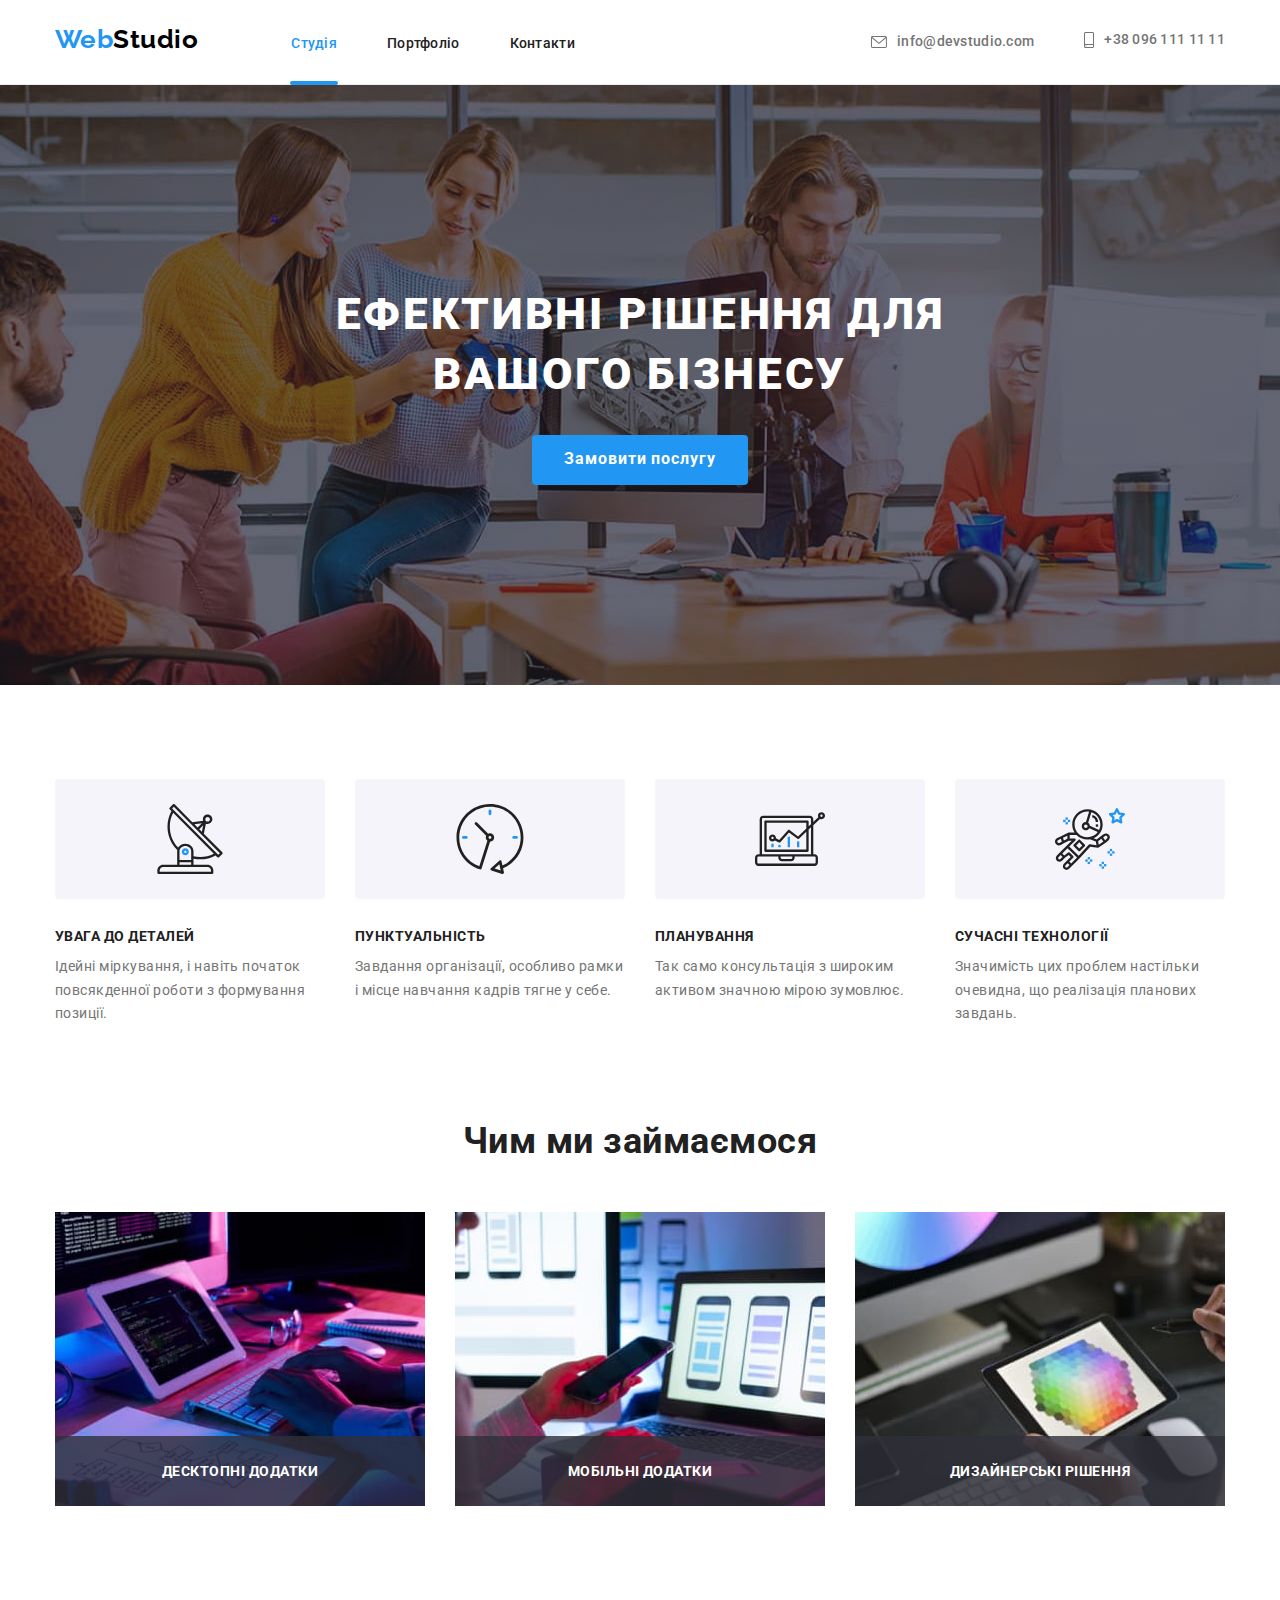
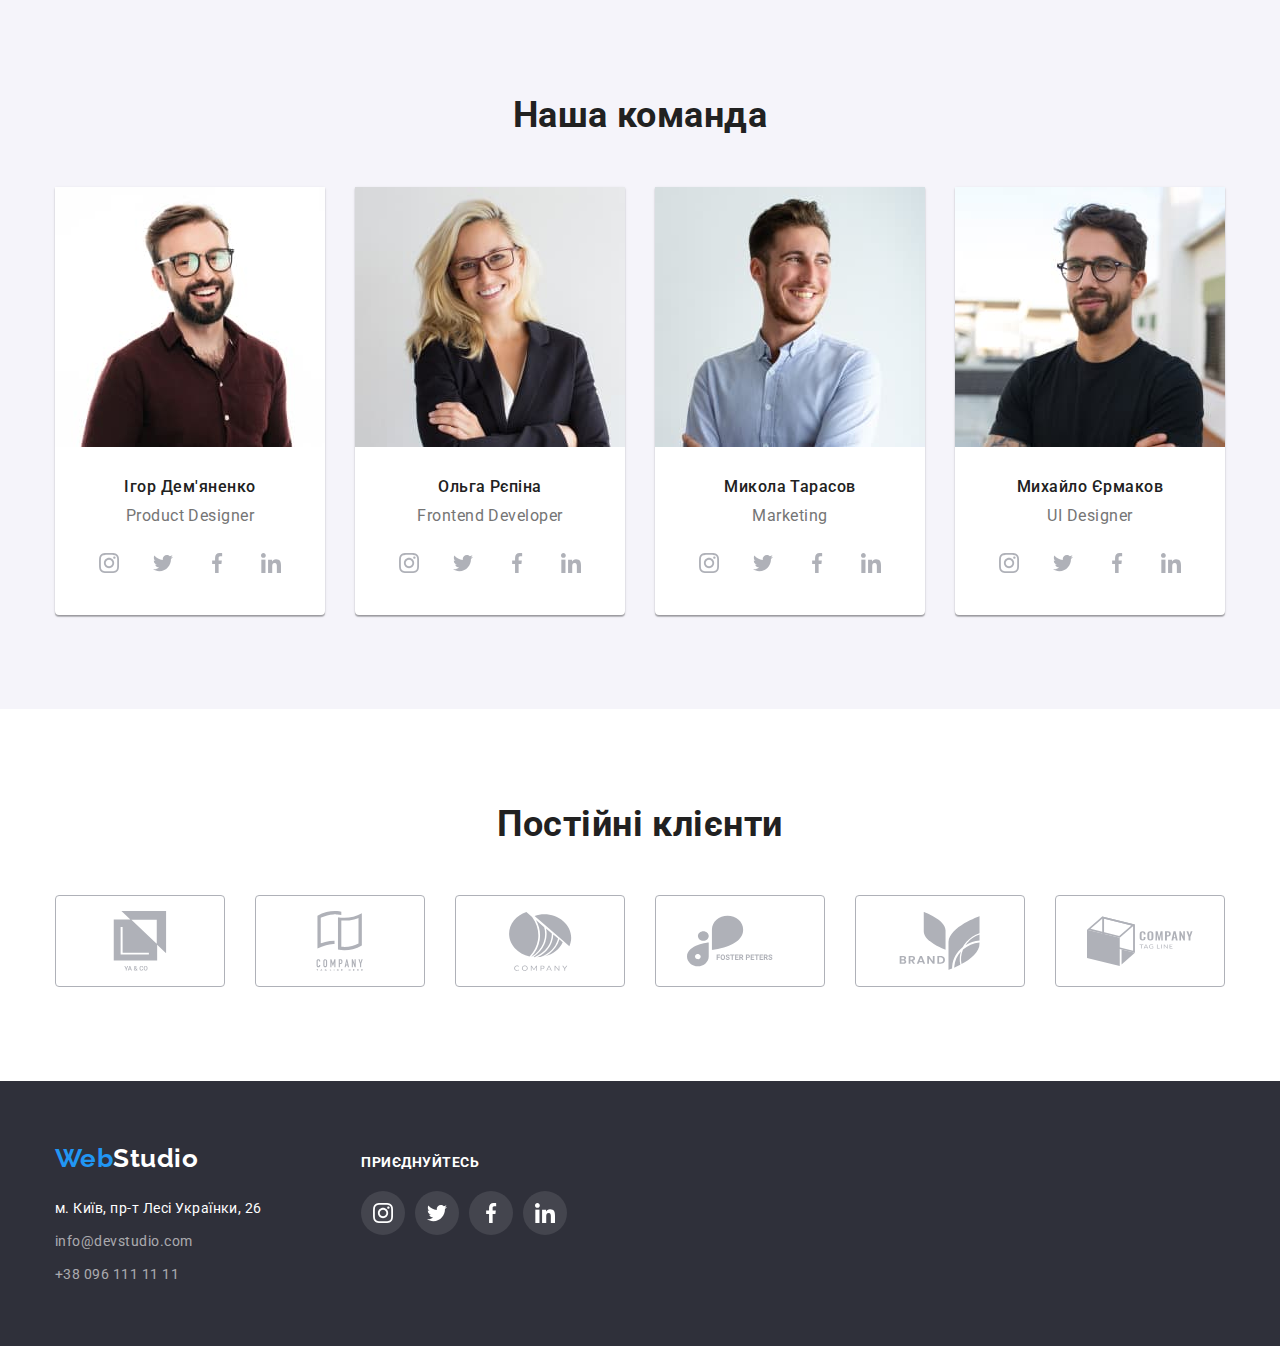
<file: index.html>
<!DOCTYPE html>
<html lang="uk">
  <head>
    <meta charset="UTF-8" />
    <meta http-equiv="X-UA-Compatible" content="IE=edge" />
    <meta name="viewport" content="width=device-width, initial-scale=1.0" />
    <link
      rel="stylesheet"
      href="https://cdn.jsdelivr.net/npm/modern-normalize@1.1.0/modern-normalize.min.css"
    />
    <link
      href="https://fonts.googleapis.com/css2?family=Raleway:wght@700&family=Roboto:wght@400;500;700;900&display=swap"
      rel="stylesheet"
    />
    <link rel="stylesheet" href="./css/styles.css" />

    <title>"WebStudio</title>
  </head>
  <body>
    <!-- section_1 -->
    <header class="header-border">
      <div class="container header-container">
        <nav class="navigation">
          <a href="./index.html" lang="en" class="logo"
            >Web<span class="logo-dark">Studio</span></a
          >
          <ul class="menu">
            <li class="links-header">
              <a href="./index.html" class="link-header current"> Студія</a>
            </li>
            <li class="links-header">
              <a href="./portfolio.html" class="link-header">Портфоліо</a>
            </li>
            <li class="links-header">
              <a href="#" class="link-header">Контакти</a>
            </li>
          </ul>
        </nav>
        <ul class="contacts-header">
          <li class="mail">
            <a
              href="mailto:info@devstudio.com"
              class="link-header contact-header"
            >
              <svg
                aria-label="Електронна пошта"
                class="contact-header icon-mail"
              >
                <use href="./images/sprite.svg#icon-mail"></use>
              </svg>
              info@devstudio.com
            </a>
          </li>
          <li>
            <a href="tel:+380961111111" class="link-header contact-header">
              <svg
                aria-label="Номер телефону"
                class="contact-header icon-smartphone"
              >
                <use href="./images/sprite.svg#icon-smartphone"></use>
              </svg>
              +38 096 111 11 11
            </a>
          </li>
        </ul>
      </div>
    </header>

    <main>
      <!-- section_2 -->
      <section class="poster">
        <div class="container poster-container">
          <h1 class="poster-title">Ефективні рішення для вашого бізнесу</h1>
          <button type="button" class="order-button" data-modal-open>
            Замовити послугу
          </button>
        </div>
      </section>
      <!-- section_3 -->
      <section class="section">
        <div class="container">
          <h2 class="visually-hidden">Наші особливості</h2>
          <ul class="section3-flex">
            <li class="section3-card">
              <div class="section3-icon-border">
                <svg aria-label="Значок антени" class="section3-icon">
                  <use href="./images/sprite.svg#icon-antenna"></use>
                </svg>
              </div>
              <h3 class="section3-title">Увага до деталей</h3>
              <p class="section3-text">
                Ідейні міркування, і навіть початок повсякденної роботи з
                формування позиції.
              </p>
            </li>
            <li class="section3-card">
              <div class="section3-icon-border">
                <svg aria-label="Значок годинника" class="section3-icon">
                  <use href="./images/sprite.svg#icon-clock"></use>
                </svg>
              </div>
              <h3 class="section3-title">Пунктуальність</h3>
              <p class="section3-text">
                Завдання організації, особливо рамки і місце навчання кадрів
                тягне у себе.
              </p>
            </li>
            <li class="section3-card">
              <div class="section3-icon-border">
                <svg aria-label="Значок годинника" class="section3-icon">
                  <use href="./images/sprite.svg#icon-notebook"></use>
                </svg>
              </div>
              <h3 class="section3-title">Планування</h3>
              <p class="section3-text">
                Так само консультація з широким активом значною мірою зумовлює.
              </p>
            </li>
            <li class="section3-card">
              <div class="section3-icon-border">
                <svg aria-label="Значок годинника" class="section3-icon">
                  <use href="./images/sprite.svg#icon-astronaut"></use>
                </svg>
              </div>
              <h3 class="section3-title">Сучасні технології</h3>
              <p class="section3-text">
                Значимість цих проблем настільки очевидна, що реалізація
                планових завдань.
              </p>
            </li>
          </ul>
        </div>
      </section>
      <!-- section_4 -->
      <section class="section4">
        <div class="container">
          <h2 class="section4-title">Чим ми займаємося</h2>
          <ul class="section4-flex">
            <li class="section4-item">
              <div class="section4-card">
                <img
                  src="./images/algoritming.jpg"
                  alt="Алгоритмізація"
                  width="370"
                />
                <p class="section3-card-text">Десктопні додатки</p>
              </div>
            </li>
            <li class="section4-item">
              <div class="section4-card">
                <img
                  src="./images/mobile_develop.jpg"
                  alt="Мобільна розробка"
                  width="370"
                />
                <p class="section3-card-text">Мобільні додатки</p>
              </div>
            </li>
            <li class="section4-item">
              <div class="section4-card">
                <img src="./images/designing.jpg" alt="Дизайн" width="370" />
                <p class="section3-card-text">Дизайнерські рішення</p>
              </div>
            </li>
          </ul>
        </div>
      </section>
      <!-- section_5 -->
      <section class="section5_background section">
        <div class="container">
          <h2 class="section5-title">Наша команда</h2>
          <ul class="section5-flex">
            <li class="section5_card">
              <img src="./images/igor.jpg" alt="Ігор Дем'яненко" width="270" />
              <div class="team-card-text">
                <h3 class="section5-text">Ігор Дем'яненко</h3>
                <p lang="en" class="section5-text section5-subtext">
                  Product Designer
                </p>
                <ul class="card-links-list">
                  <li>
                    <a href="#" class="card-link">
                      <svg
                        lang="en"
                        aria-label="Instagram logotype"
                        class="card-link-icon"
                      >
                        <use href="./images/sprite.svg#icon-instagram"></use>
                      </svg>
                    </a>
                  </li>
                  <li>
                    <a href="#" class="card-link">
                      <svg
                        lang="en"
                        aria-label="Twitter logotype"
                        class="card-link-icon"
                      >
                        <use href="./images/sprite.svg#icon-twitter"></use>
                      </svg>
                    </a>
                  </li>
                  <li>
                    <a href="#" class="card-link">
                      <svg
                        lang="en"
                        aria-label="Facebook logotype"
                        class="card-link-icon"
                      >
                        <use href="./images/sprite.svg#icon-facebook"></use>
                      </svg>
                    </a>
                  </li>
                  <li>
                    <a href="#" class="card-link">
                      <svg
                        lang="en"
                        aria-label="Linkedin logotype"
                        class="card-link-icon"
                      >
                        <use href="./images/sprite.svg#icon-linkedin"></use>
                      </svg>
                    </a>
                  </li>
                </ul>
              </div>
            </li>
            <li class="section5_card">
              <img src="./images/olga.jpg" alt="Ольга Рєпіна" width="270" />
              <div class="team-card-text">
                <h3 class="section5-text">Ольга Рєпіна</h3>
                <p lang="en" class="section5-text section5-subtext">
                  Frontend Developer
                </p>
                <ul class="card-links-list">
                  <li>
                    <a href="#" class="card-link">
                      <svg
                        lang="en"
                        aria-label="Instagram logotype"
                        class="card-link-icon"
                      >
                        <use href="./images/sprite.svg#icon-instagram"></use>
                      </svg>
                    </a>
                  </li>
                  <li>
                    <a href="#" class="card-link">
                      <svg
                        lang="en"
                        aria-label="Twitter logotype"
                        class="card-link-icon"
                      >
                        <use href="./images/sprite.svg#icon-twitter"></use>
                      </svg>
                    </a>
                  </li>
                  <li>
                    <a href="#" class="card-link">
                      <svg
                        lang="en"
                        aria-label="Facebook logotype"
                        class="card-link-icon"
                      >
                        <use href="./images/sprite.svg#icon-facebook"></use>
                      </svg>
                    </a>
                  </li>
                  <li>
                    <a href="#" class="card-link">
                      <svg
                        lang="en"
                        aria-label="Linkedin logotype"
                        class="card-link-icon"
                      >
                        <use href="./images/sprite.svg#icon-linkedin"></use>
                      </svg>
                    </a>
                  </li>
                </ul>
              </div>
            </li>
            <li class="section5_card">
              <img src="./images/mykola.jpg" alt="Микола Тарасов" width="270" />
              <div class="team-card-text">
                <h3 class="section5-text">Микола Тарасов</h3>
                <p lang="en" class="section5-text section5-subtext">
                  Marketing
                </p>
                <ul class="card-links-list">
                  <li>
                    <a href="#" class="card-link">
                      <svg
                        lang="en"
                        aria-label="Instagram logotype"
                        class="card-link-icon"
                      >
                        <use href="./images/sprite.svg#icon-instagram"></use>
                      </svg>
                    </a>
                  </li>
                  <li>
                    <a href="#" class="card-link">
                      <svg
                        lang="en"
                        aria-label="Twitter logotype"
                        class="card-link-icon"
                      >
                        <use href="./images/sprite.svg#icon-twitter"></use>
                      </svg>
                    </a>
                  </li>
                  <li>
                    <a href="#" class="card-link">
                      <svg
                        lang="en"
                        aria-label="Facebook logotype"
                        class="card-link-icon"
                      >
                        <use href="./images/sprite.svg#icon-facebook"></use>
                      </svg>
                    </a>
                  </li>
                  <li>
                    <a href="#" class="card-link">
                      <svg
                        lang="en"
                        aria-label="Linkedin logotype"
                        class="card-link-icon"
                      >
                        <use href="./images/sprite.svg#icon-linkedin"></use>
                      </svg>
                    </a>
                  </li>
                </ul>
              </div>
            </li>
            <li class="section5_card">
              <img
                src="./images/myhailo.jpg"
                alt="Михайло Єрмаков"
                width="270"
              />
              <div class="team-card-text">
                <h3 class="section5-text">Михайло Єрмаков</h3>
                <p lang="en" class="section5-text section5-subtext">
                  UI Designer
                </p>
                <ul class="card-links-list">
                  <li>
                    <a href="#" class="card-link">
                      <svg
                        lang="en"
                        aria-label="Instagram logotype"
                        class="card-link-icon"
                      >
                        <use href="./images/sprite.svg#icon-instagram"></use>
                      </svg>
                    </a>
                  </li>
                  <li>
                    <a href="#" class="card-link">
                      <svg
                        lang="en"
                        aria-label="Twitter logotype"
                        class="card-link-icon"
                      >
                        <use href="./images/sprite.svg#icon-twitter"></use>
                      </svg>
                    </a>
                  </li>
                  <li>
                    <a href="#" class="card-link">
                      <svg
                        lang="en"
                        aria-label="Facebook logotype"
                        class="card-link-icon"
                      >
                        <use href="./images/sprite.svg#icon-facebook"></use>
                      </svg>
                    </a>
                  </li>
                  <li>
                    <a href="#" class="card-link">
                      <svg
                        lang="en"
                        aria-label="Linkedin logotype"
                        class="card-link-icon"
                      >
                        <use href="./images/sprite.svg#icon-linkedin"></use>
                      </svg>
                    </a>
                  </li>
                </ul>
              </div>
            </li>
          </ul>
        </div>
      </section>
      <!-- SECTION_6 -->
      <section class="section">
        <div class="container companies-section">
          <h2 class="section6-title">Постійні клієнти</h2>
          <ul class="companies-list">
            <li class="companies-list-item">
              <a href="#" class="company-link">
                <svg
                  lang="en"
                  aria-label="Instagram logotype"
                  class="company-card-icon"
                >
                  <use href="./images/sprite.svg#icon-group"></use>
                </svg>
              </a>
            </li>
            <li class="companies-list-item">
              <a href="#" class="company-link">
                <svg
                  lang="en"
                  aria-label="Instagram logotype"
                  class="company-card-icon"
                >
                  <use href="./images/sprite.svg#icon-group-2"></use>
                </svg>
              </a>
            </li>
            <li class="companies-list-item">
              <a href="#" class="company-link">
                <svg
                  lang="en"
                  aria-label="Instagram logotype"
                  class="company-card-icon"
                >
                  <use href="./images/sprite.svg#icon-group-3"></use>
                </svg>
              </a>
            </li>
            <li class="companies-list-item">
              <a href="#" class="company-link">
                <svg
                  lang="en"
                  aria-label="Instagram logotype"
                  class="company-card-icon"
                >
                  <use href="./images/sprite.svg#icon-group-4"></use>
                </svg>
              </a>
            </li>
            <li class="companies-list-item">
              <a href="#" class="company-link">
                <svg
                  lang="en"
                  aria-label="Instagram logotype"
                  class="company-card-icon"
                >
                  <use href="./images/sprite.svg#icon-group-5"></use>
                </svg>
              </a>
            </li>
            <li class="companies-list-item">
              <a href="#" class="company-link">
                <svg
                  lang="en"
                  aria-label="Instagram logotype"
                  class="company-card-icon"
                >
                  <use href="./images/sprite.svg#icon-group-6"></use>
                </svg>
              </a>
            </li>
          </ul>
        </div>
      </section>
    </main>
    <!-- FOOTER -->
    <footer class="footer-background">
      <div class="container section-footer">
        <div class="footer-contacts-flex">
          <a href="./index.html" lang="en" class="logo footer-logo"
            >Web<span class="logo-light">Studio</span></a
          >
          <address>
            <ul>
              <li class="footer-address">
                <a
                  href="https://www.google.com/maps/d/embed?mid=10uSM3H-mIU3GznYo2szRIEphczw&hl=en_US&ehbc=2E312F"
                  target="_blank"
                  class="footer-link"
                >
                  м. Київ, пр-т Лесі Українки, 26
                </a>
              </li>
              <li class="footer-address">
                <a
                  href="mailto:info@devstudio.com"
                  class="footer-link contact-footer"
                  >info@devstudio.com</a
                >
              </li>
              <li class="footer-address">
                <a href="tel:+380961111111" class="footer-link contact-footer"
                  >+38 096 111 11 11</a
                >
              </li>
            </ul>
          </address>
        </div>
        <div>
          <p class="footer-title">приєднуйтесь</p>
          <ul class="card-links-list">
            <li>
              <a href="#" class="card-link footer-icon">
                <svg
                  lang="en"
                  aria-label="Instagram logotype"
                  class="card-link-icon"
                >
                  <use href="./images/sprite.svg#icon-instagram"></use>
                </svg>
              </a>
            </li>
            <li>
              <a href="#" class="card-link footer-icon">
                <svg
                  lang="en"
                  aria-label="Twitter logotype"
                  class="card-link-icon"
                >
                  <use href="./images/sprite.svg#icon-twitter"></use>
                </svg>
              </a>
            </li>
            <li>
              <a href="#" class="card-link footer-icon">
                <svg
                  lang="en"
                  aria-label="Facebook logotype"
                  class="card-link-icon"
                >
                  <use href="./images/sprite.svg#icon-facebook"></use>
                </svg>
              </a>
            </li>
            <li>
              <a href="#" class="card-link footer-icon">
                <svg
                  lang="en"
                  aria-label="Linkedin logotype"
                  class="card-link-icon"
                >
                  <use href="./images/sprite.svg#icon-linkedin"></use>
                </svg>
              </a>
            </li>
          </ul>
        </div>
      </div>
    </footer>

    <!-- MODAL -->
    <div class="backdrop is-hidden" data-modal>
      <div class="modal">
        <button type="button" class="modal-close-button" data-modal-close>
          <svg class="modal-close-button-icon">
            <use href="./images/sprite.svg#icon-close"></use>
          </svg>
        </button>
      </div>
    </div>

    <script src="./js/modal.js"></script>
  </body>
</html>
</file>
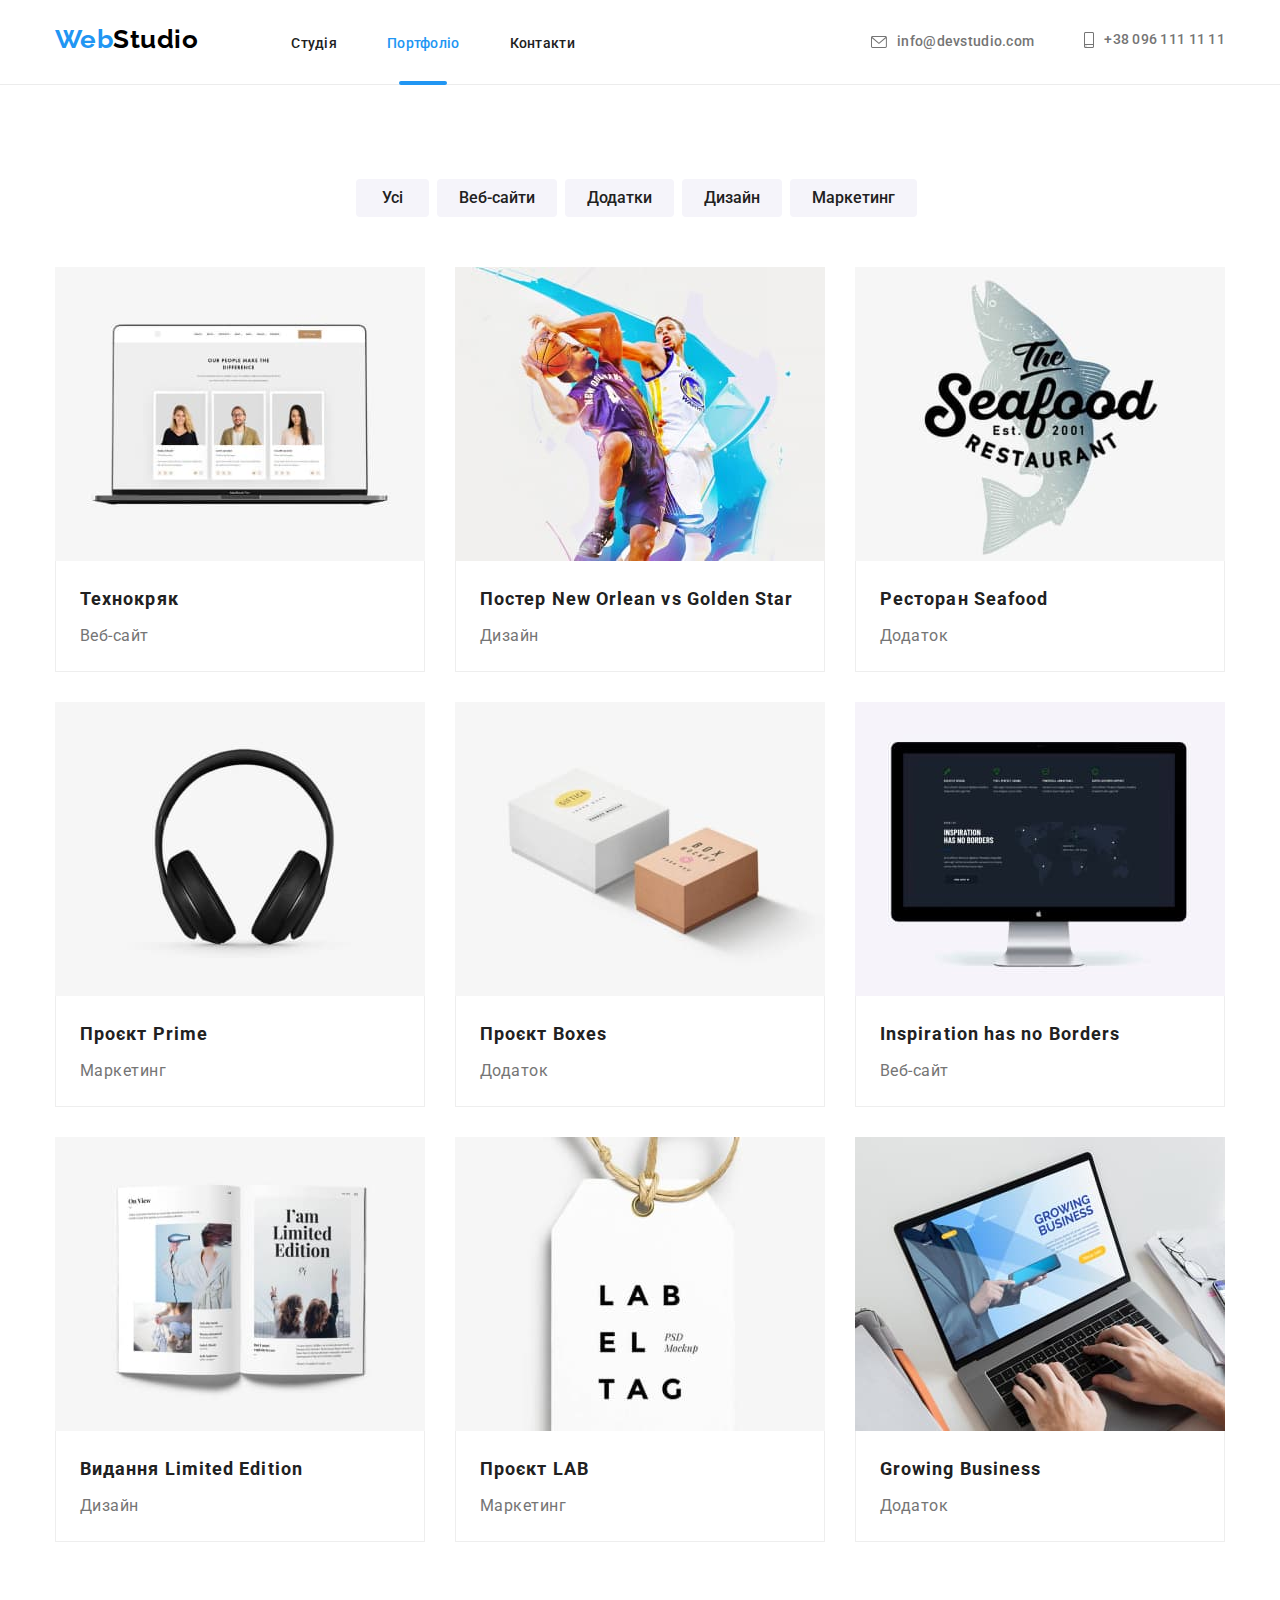
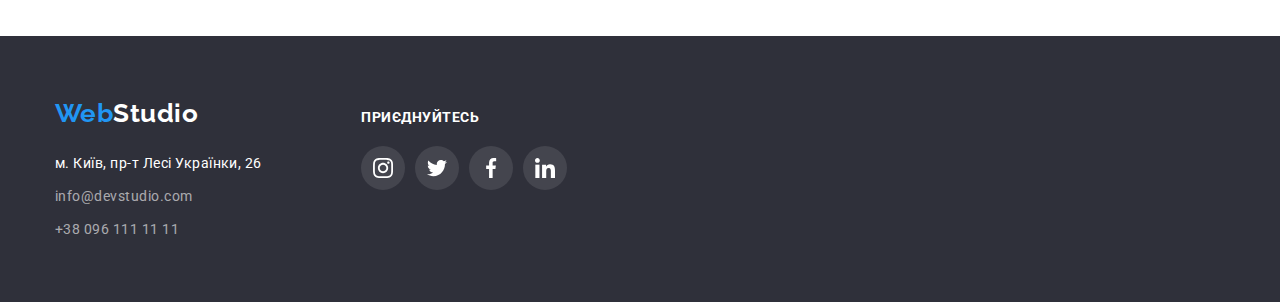
<file: portfolio.html>
<!DOCTYPE html>
<html lang="uk">
  <head>
    <meta charset="UTF-8" />
    <meta http-equiv="X-UA-Compatible" content="IE=edge" />
    <meta name="viewport" content="width=device-width, initial-scale=1.0" />
    <link
      rel="stylesheet"
      href="https://cdn.jsdelivr.net/npm/modern-normalize@1.1.0/modern-normalize.min.css"
    />
    <link
      href="https://fonts.googleapis.com/css2?family=Raleway:wght@700&family=Roboto:wght@400;500;700;900&display=swap"
      rel="stylesheet"
    />
    <link rel="stylesheet" href="./css/styles.css" />

    <title>"WebStudio</title>
  </head>
  <body>
    <header class="header-border">
      <div class="container header-container">
        <nav class="navigation">
          <a href="./index.html" lang="en" class="logo"
            >Web<span class="logo-dark">Studio</span></a
          >
          <ul class="menu">
            <li class="links-header">
              <a href="./index.html" class="link-header"> Студія</a>
            </li>
            <li class="links-header">
              <a href="./portfolio.html" class="link-header current"
                >Портфоліо</a
              >
            </li>
            <li class="links-header">
              <a href="#" class="link-header">Контакти</a>
            </li>
          </ul>
        </nav>
        <ul class="contacts-header">
          <li class="mail">
            <a
              href="mailto:info@devstudio.com"
              class="link-header contact-header"
            >
              <svg
                aria-label="Електронна пошта"
                class="contact-header icon-mail"
              >
                <use href="./images/sprite.svg#icon-mail"></use>
              </svg>
              info@devstudio.com
            </a>
          </li>
          <li>
            <a href="tel:+380961111111" class="link-header contact-header">
              <svg
                aria-label="Номер телефону"
                class="contact-header icon-smartphone"
              >
                <use href="./images/sprite.svg#icon-smartphone"></use>
              </svg>
              +38 096 111 11 11
            </a>
          </li>
        </ul>
      </div>
    </header>

    <main>
      <section class="section">
        <div class="container">
          <h1 class="visually-hidden">Портфоліо</h1>
          <ul class="filter-button-container">
            <li class="filter-container-item">
              <button type="button" class="filter-button">Усі</button>
            </li>
            <li class="filter-container-item">
              <button type="button" class="filter-button">Веб-сайти</button>
            </li>
            <li class="filter-container-item">
              <button type="button" class="filter-button">Додатки</button>
            </li>
            <li class="filter-container-item">
              <button type="button" class="filter-button">Дизайн</button>
            </li>
            <li class="filter-container-item">
              <button type="button" class="filter-button">Маркетинг</button>
            </li>
          </ul>
          <ul class="portfolio-cards-flex">
            <li class="portfolio-card">
              <a href="#" class="portfolio-link">
                <div class="overlay-flex">
                  <img
                    src="./images/notebook_with_site.jpg"
                    alt="Ноутбук із відкритим сайтом"
                    class="portfolio-card-img"
                  />
                  <p class="overlay">
                    Ресурс пропонує комплексні пропозиції з різним рівнем
                    функціоналу та сервісів. Все це дозволить відвідувачу
                    отримати вичерпні відомості про компанію чи приватну особу.
                  </p>
                </div>
                <div class="portfolio-card-border">
                  <h2 class="portfolio-title">Технокряк</h2>
                  <p class="portfolio-text">Веб-сайт</p>
                </div>
              </a>
            </li>
            <li class="portfolio-card">
              <a href="#" class="portfolio-link">
                <div class="overlay-flex">
                  <img
                    src="./images/basketball.jpg"
                    alt="Гра у баскетбол"
                    class="portfolio-card-img"
                  />
                  <p class="overlay">
                    Ресурс пропонує комплексні пропозиції з різним рівнем
                    функціоналу та сервісів. Все це дозволить відвідувачу
                    отримати вичерпні відомості про компанію чи приватну особу.
                  </p>
                </div>
                <div class="portfolio-card-border">
                  <h2 class="portfolio-title">
                    Постер <span lang="en"> New Orlean vs Golden Star </span>
                  </h2>
                  <p class="portfolio-text">Дизайн</p>
                </div>
              </a>
            </li>
            <li class="portfolio-card">
              <a href="#" class="portfolio-link">
                <div class="overlay-flex">
                  <img
                    src="./images/seafood_restaurant.jpg"
                    alt="Логотип ресторану Seafood"
                    class="portfolio-card-img"
                  />
                  <p class="overlay">
                    Ресурс пропонує комплексні пропозиції з різним рівнем
                    функціоналу та сервісів. Все це дозволить відвідувачу
                    отримати вичерпні відомості про компанію чи приватну особу.
                  </p>
                </div>
                <div class="portfolio-card-border">
                  <h2 class="portfolio-title">
                    Ресторан <span lang="en"> Seafood </span>
                  </h2>
                  <p class="portfolio-text">Додаток</p>
                </div>
              </a>
            </li>
            <li class="portfolio-card">
              <a href="#" class="portfolio-link">
                <div class="overlay-flex">
                  <img
                    src="./images/headphones.jpg"
                    alt="Наушники"
                    class="portfolio-card-img"
                  />
                  <p class="overlay">
                    Ресурс пропонує комплексні пропозиції з різним рівнем
                    функціоналу та сервісів. Все це дозволить відвідувачу
                    отримати вичерпні відомості про компанію чи приватну особу.
                  </p>
                </div>
                <div class="portfolio-card-border">
                  <h2 class="portfolio-title">
                    Проєкт <span lang="en"> Prime </span>
                  </h2>
                  <p class="portfolio-text">Маркетинг</p>
                </div>
              </a>
            </li>
            <li class="portfolio-card">
              <a href="#" class="portfolio-link">
                <div class="overlay-flex">
                  <img
                    src="./images/two_boxes.jpg"
                    alt="Дві коробки"
                    class="portfolio-card-img"
                  />
                  <p class="overlay">
                    Ресурс пропонує комплексні пропозиції з різним рівнем
                    функціоналу та сервісів. Все це дозволить відвідувачу
                    отримати вичерпні відомості про компанію чи приватну особу.
                  </p>
                </div>
                <div class="portfolio-card-border">
                  <h2 class="portfolio-title">
                    Проєкт <span lang="en"> Boxes </span>
                  </h2>
                  <p class="portfolio-text">Додаток</p>
                </div>
              </a>
            </li>
            <li class="portfolio-card">
              <a href="#" class="portfolio-link">
                <div class="overlay-flex">
                  <img
                    src="./images/imac.jpg"
                    alt="Монітор"
                    class="portfolio-card-img"
                  />
                  <p class="overlay">
                    Ресурс пропонує комплексні пропозиції з різним рівнем
                    функціоналу та сервісів. Все це дозволить відвідувачу
                    отримати вичерпні відомості про компанію чи приватну особу.
                  </p>
                </div>
                <div class="portfolio-card-border">
                  <h2 lang="en" class="portfolio-title">
                    Inspiration has no Borders
                  </h2>
                  <p class="portfolio-text">Веб-сайт</p>
                </div>
              </a>
            </li>
            <li class="portfolio-card">
              <a href="#" class="portfolio-link">
                <div class="overlay-flex">
                  <img
                    src="./images/magazine.jpg"
                    alt="Журнал"
                    class="portfolio-card-img"
                  />
                  <p class="overlay">
                    Ресурс пропонує комплексні пропозиції з різним рівнем
                    функціоналу та сервісів. Все це дозволить відвідувачу
                    отримати вичерпні відомості про компанію чи приватну особу.
                  </p>
                </div>
                <div class="portfolio-card-border">
                  <h2 class="portfolio-title">
                    Видання <span lang="en">Limited Edition</span>
                  </h2>
                  <p class="portfolio-text">Дизайн</p>
                </div>
              </a>
            </li>
            <li class="portfolio-card">
              <a href="#" class="portfolio-link">
                <div class="overlay-flex">
                  <img
                    src="./images/label_tag.jpg"
                    alt="Ярлик"
                    class="portfolio-card-img"
                  />
                  <p class="overlay">
                    Ресурс пропонує комплексні пропозиції з різним рівнем
                    функціоналу та сервісів. Все це дозволить відвідувачу
                    отримати вичерпні відомості про компанію чи приватну особу.
                  </p>
                </div>
                <div class="portfolio-card-border">
                  <h2 class="portfolio-title">
                    Проєкт <span lang="en">LAB</span>
                  </h2>
                  <p class="portfolio-text">Маркетинг</p>
                </div>
              </a>
            </li>
            <li class="portfolio-card">
              <a href="#" class="portfolio-link">
                <div class="overlay-flex">
                  <img
                    src="./images/notebook_typing.jpg"
                    alt="Набирання тексту на ноутбуці"
                    class="portfolio-card-img"
                  />
                  <p class="overlay">
                    Ресурс пропонує комплексні пропозиції з різним рівнем
                    функціоналу та сервісів. Все це дозволить відвідувачу
                    отримати вичерпні відомості про компанію чи приватну особу.
                  </p>
                </div>
                <div class="portfolio-card-border">
                  <h2 lang="en" class="portfolio-title">Growing Business</h2>
                  <p class="portfolio-text">Додаток</p>
                </div>
              </a>
            </li>
          </ul>
        </div>
      </section>
    </main>

    <footer class="footer-background">
      <div class="container section-footer">
        <div class="footer-contacts-flex">
          <a href="./index.html" lang="en" class="logo footer-logo"
            >Web<span class="logo-light">Studio</span></a
          >
          <address>
            <ul>
              <li class="footer-address">
                <a
                  href="https://www.google.com/maps/d/embed?mid=10uSM3H-mIU3GznYo2szRIEphczw&hl=en_US&ehbc=2E312F"
                  target="_blank"
                  class="footer-link"
                >
                  м. Київ, пр-т Лесі Українки, 26
                </a>
              </li>
              <li class="footer-address">
                <a
                  href="mailto:info@devstudio.com"
                  class="footer-link contact-footer"
                  >info@devstudio.com</a
                >
              </li>
              <li class="footer-address">
                <a href="tel:+380961111111" class="footer-link contact-footer"
                  >+38 096 111 11 11</a
                >
              </li>
            </ul>
          </address>
        </div>
        <div>
          <p class="footer-title">приєднуйтесь</p>
          <ul class="card-links-list">
            <li>
              <a href="#" class="card-link footer-icon">
                <svg
                  lang="en"
                  aria-label="Instagram logotype"
                  class="card-link-icon"
                >
                  <use href="./images/sprite.svg#icon-instagram"></use>
                </svg>
              </a>
            </li>
            <li>
              <a href="#" class="card-link footer-icon">
                <svg
                  lang="en"
                  aria-label="Twitter logotype"
                  class="card-link-icon"
                >
                  <use href="./images/sprite.svg#icon-twitter"></use>
                </svg>
              </a>
            </li>
            <li>
              <a href="#" class="card-link footer-icon">
                <svg
                  lang="en"
                  aria-label="Facebook logotype"
                  class="card-link-icon"
                >
                  <use href="./images/sprite.svg#icon-facebook"></use>
                </svg>
              </a>
            </li>
            <li>
              <a href="#" class="card-link footer-icon">
                <svg
                  lang="en"
                  aria-label="Linkedin logotype"
                  class="card-link-icon"
                >
                  <use href="./images/sprite.svg#icon-linkedin"></use>
                </svg>
              </a>
            </li>
          </ul>
        </div>
      </div>
    </footer>
  </body>
</html>
</file>
<file: css/styles.css>
:root {
  --hover-and-logo-color: #2196f3;
  --order-btn-active: #188ce8;
  --main-color: #212121;
  --text-color: #757575;
  --background-color: #2f303a;
  --milk_color: #f5f4fa;
  --card-background-color: rgba(47, 48, 58, 0.8);
  --footer_contacts_color: rgba(255, 255, 255, 0.6);
  --icons-color: #afb1b8;
  --footer-icons-background: rgba(255, 255, 255, 0.1);
  --header-border: #ececec;
  --portfolio-border-color: #eeeeee;
  --color-white: #fff;
  --color-black: #000000;
  --overlay-background: rgba(33, 150, 243, 0.9);

  --text-family: "Roboto", sans-serif;
  --logo-family: "Raleway", sans-serif;

  --animations: 250ms cubic-bezier(0.4, 0, 0.2, 1);

  --backdrop-color: rgba(0, 0, 0, 0.2);
}

/* -=-=-=-=-=-=-=-=-=-=-=- INDEX -=-=-=-=-=-=-=-=-=-=-=- */

body {
  font-family: var(--text-family);
  color: var(--main-color);
  letter-spacing: 0.03em;
}

li {
  list-style-type: none;
  align-items: center;
}

ol,
ul {
  padding-top: 0;
  margin: 0;
  padding-left: 0;
}

h1,
h2,
h3,
h4,
p {
  margin-top: 0;
  margin-bottom: 0;
}

img {
  display: block;
}

.container {
  width: 1200px;
  margin-left: auto;
  margin-right: auto;
  padding-left: 15px;
  padding-right: 15px;
}

.section {
  padding-top: 94px;
  padding-bottom: 94px;
}

/* ==================HEADER================== */

.header-border {
  border-bottom: 1px solid var(--header-border);
}

.header-container {
  display: flex;
  align-items: baseline;
}

.navigation {
  display: flex;
  align-items: baseline;
}

.menu {
  display: flex;
  column-gap: 50px;
}

.logo {
  font-family: var(--logo-family);
  text-decoration: none;
  font-weight: 700;
  font-size: 26px;
  line-height: 1.38;
  color: var(--hover-and-logo-color);
  margin-right: 93px;
}

.logo-dark {
  color: var(--color-black);
}

.link-header {
  color: var(--main-color);
  text-decoration: none;
  font-style: normal;
  font-weight: 500;
  font-size: 14px;
  line-height: 1.14;
  letter-spacing: 0.02em;
  padding-bottom: 32px;
  padding-top: 32px;
  display: flex;
  align-items: baseline;

  transition: color var(--animations);

  fill: var(--text-color);
}

.links-header {
  position: relative;
}

.link-header::after {
  display: block;
  content: "";
  position: absolute;
  width: 48px;
  height: 4px;
  bottom: -1px;
  left: 50%;
  transform: translate(-50%, 0);
  transition: background-color var(--animations);

  border-radius: 2px;
}

.link-header:hover::after {
  background-color: var(--hover-and-logo-color);
}

.link-header.current {
  color: var(--hover-and-logo-color);
}

.link-header.current::after {
  display: block;
  content: "";
  position: absolute;
  width: 48px;
  height: 4px;
  bottom: -1px;
  left: 50%;
  transform: translate(-50%, 0);

  border-radius: 2px;
  background-color: var(--hover-and-logo-color);
}

.link-header:hover,
.link-header:focus {
  color: var(--hover-and-logo-color);

  fill: var(--hover-and-logo-color);
}

.contacts-header {
  margin-left: auto;
  display: flex;
  align-items: baseline;
}

.contact-header {
  color: var(--text-color);
  display: flex;
  align-items: center;
}

.mail {
  margin-right: 50px;
}

.contact-header:hover,
.contact-header:focus {
  color: var(--hover-and-logo-color);
}

.icon-mail {
  width: 16px;
  height: 12px;
  margin-right: 10px;

  transition: fill var(--animations);
}

.icon-smartphone {
  width: 10px;
  height: 16px;
  margin-right: 10px;

  transition: fill var(--animations);
}

/* ==================POSTER================== */

.poster {
  align-items: center;
  padding-top: 200px;
  padding-bottom: 200px;

  background-image: linear-gradient(
      rgba(47, 48, 58, 0.4),
      rgba(47, 48, 58, 0.4)
    ),
    url("../images/header-background.jpg"), linear-gradient(#2f303a, #2f303a);
  background-repeat: no-repeat;
  background-size: 1600px;
  background-position: center;
}

.poster-container {
  display: flex;
  flex-direction: column;
  align-items: center;
}

.poster-title {
  font-weight: 900;
  font-size: 44px;
  line-height: 1.36;
  text-align: center;
  letter-spacing: 0.06em;
  text-transform: uppercase;
  color: var(--color-white);
  margin-bottom: 30px;
  width: 700px;
}

.order-button {
  width: 216px;
  height: 50px;
  font-family: var(--text-family);
  font-style: normal;
  font-weight: 700;
  font-size: 16px;
  line-height: 1.9;
  letter-spacing: 0.06em;
  color: var(--color-white);
  background: var(--hover-and-logo-color);
  cursor: pointer;
  border: none;
  border-radius: 4px;

  transition: background-color var(--animations), box-shadow var(--animations);
}

.order-button:hover,
.order-button:focus {
  background-color: var(--order-btn-active);
  box-shadow: 0px 4px 4px rgba(0, 0, 0, 0.15);
}

/* ==================SECTION 3================== */

.section3-flex {
  display: flex;
  gap: 30px;
}

.section3-card {
  flex-basis: calc((100% - 90px) / 4);
}

.visually-hidden {
  position: absolute;
  white-space: nowrap;
  width: 1px;
  height: 1px;
  overflow: hidden;
  border: 0;
  padding: 0;
  clip: rect(0 0 0 0);
  clip-path: inset(50%);
  margin: -1px;
}

.section3-title {
  font-weight: 700;
  font-size: 14px;
  line-height: 1.14;
  text-transform: uppercase;
  margin-bottom: 10px;
}

.section3-text {
  font-size: 14px;
  line-height: 1.71;
  color: var(--text-color);
}

.section3-icon-border {
  display: flex;
  align-items: center;
  justify-content: center;

  background-color: var(--milk_color);
  border-radius: 4px;

  width: 270px;
  height: 120px;
  margin-bottom: 30px;
}

.section3-icon {
  width: 70px;
  height: 70px;
}

.section4-card {
  position: relative;
}

.section3-card-text {
  position: absolute;
  bottom: 0;
  left: 0;
  display: flex;
  justify-content: center;
  align-items: center;

  font-weight: 700;
  font-size: 14px;
  line-height: 1.4;
  text-transform: uppercase;
  width: 100%;
  height: 70px;
  color: var(--color-white);
  background-color: var(--card-background-color);
}

/* ==================SECTION 4================== */

.section4-title,
.section5-title,
.section6-title {
  font-weight: 700;
  font-size: 36px;
  line-height: 1.17;
  text-align: center;
  margin-bottom: 50px;
}
.section4 {
  padding-bottom: 94px;
}

.section4-flex {
  display: flex;
  gap: 30px;
}

.section4-item {
  flex-basis: calc((100% - 60px) / 3);
}

/* ==================SECTION 5================== */

.section5_background {
  background-color: var(--milk_color);
}

.section5-flex {
  display: flex;
  gap: 30px;
}

.section5_card {
  background-color: var(--color-white);
  flex-basis: calc((100% - 90px) / 4);
  box-shadow: 0px 1px 3px rgba(0, 0, 0, 0.12), 0px 1px 1px rgba(0, 0, 0, 0.14),
    0px 2px 1px rgba(0, 0, 0, 0.2);
  border-radius: 0px 0px 4px 4px;
}

.team-card-text {
  padding: 30px;
}

.section5-text {
  font-weight: 500;
  font-size: 16px;
  line-height: 1.19;
  text-align: center;
  margin-bottom: 10px;
}

.section5-subtext {
  color: var(--text-color);
  font-weight: 400;
  margin-bottom: 16px;
}

.card-links-list {
  display: flex;
  align-items: center;
  justify-content: center;
  column-gap: 10px;
}

.card-link {
  display: flex;
  width: 44px;
  height: 44px;
  background-color: var(--color-white);
  fill: var(--icons-color);
  border-radius: 50%;
  cursor: pointer;

  display: flex;
  justify-content: center;
  align-items: center;

  transition: fill var(--animations), background-color var(--animations);
}

.card-link:hover,
.card-link:focus {
  background-color: var(--hover-and-logo-color);
  fill: var(--color-white);
}

.card-link-icon {
  height: 20px;
  width: 20px;
}

/* ==================SECTION 6================== */

.companies-section {
  display: flex;
  align-items: center;
  justify-content: center;
  flex-direction: column;
}

.companies-list {
  display: flex;
  column-gap: 30px;
}

.companies-list-item {
  width: 170px;
  height: 92px;

  flex-basis: calc((100% - 150px) / 6);
}

.company-link {
  display: flex;
  align-items: center;
  justify-content: center;

  width: 100%;
  height: 100%;
  fill: var(--icons-color);
  border: 1px solid var(--icons-color);
  border-radius: 4px;

  transition: fill var(--animations), border var(--animations);
}

.company-link:hover,
.company-link:focus {
  border: 1px solid var(--hover-and-logo-color);

  fill: var(--hover-and-logo-color);
}

.company-card-icon {
  display: block;
  width: 106px;
  height: 60px;
}

/* ==================FOOTER================== */

.section-footer {
  display: flex;
  align-items: baseline;
}

.footer-contacts-flex {
  display: flex;
  flex-direction: column;
  margin-right: 70px;
}

.footer-background {
  background: var(--background-color);
  padding-top: 60px;
  padding-bottom: 60px;
}

.footer-logo {
  margin-bottom: 20px;
}

.logo-light {
  color: var(--color-white);
}

.footer-address:nth-last-child(n + 2) {
  margin-bottom: 9px;
}

.footer-link {
  text-decoration: none;
  font-style: normal;
  font-weight: 400;
  font-size: 14px;
  line-height: 1.71;
  color: var(--color-white);
}

.contact-footer {
  color: var(--footer_contacts_color);
}

.contact-footer:hover,
.contact-footer:focus {
  color: var(--hover-and-logo-color);

  transition: color var(--animations);
}

.footer-title {
  font-weight: 700;
  font-size: 14px;
  line-height: 1.14;
  text-transform: uppercase;

  margin-bottom: 20px;

  color: var(--color-white);
}

.footer-icon {
  background-color: var(--footer-icons-background);
  fill: var(--color-white);
}

/* -=-=-=-=-=-=-=-=-=-=-=- PORTFOLIO -=-=-=-=-=-=-=-=-=-=-=- */

.filter-button-container {
  display: flex;
  justify-content: center;
  margin-bottom: 50px;
}

.filter-container-item {
  margin-right: 8px;
}

.filter-button {
  font-weight: 500;
  font-size: 16px;
  line-height: 1.62;
  text-align: center;
  color: var(--main-color);
  border: none;
  border-radius: 4px;
  cursor: pointer;
  font-family: inherit;
  background-color: var(--milk_color);
  border-radius: 4px;
  min-width: 73px;
  min-height: 38px;
  padding: 6px 22px;

  transition: background-color var(--animations), color var(--animations),
    box-shadow var(--animations);
}

.filter-button:hover,
.filter-button:focus {
  background-color: var(--hover-and-logo-color);
  color: var(--color-white);
  box-shadow: 0px 3px 1px rgba(0, 0, 0, 0.1), 0px 1px 2px rgba(0, 0, 0, 0.08),
    0px 2px 2px rgba(0, 0, 0, 0.12);
}

.portfolio-cards-flex {
  display: flex;
  gap: 30px;
  flex-wrap: wrap;
}

.portfolio-card {
  flex-basis: calc((100% - 60px) / 3);
}

.portfolio-link {
  display: inline-block;
  font-style: normal;
  text-decoration: none;
  color: inherit;

  transition: box-shadow var(--animations);
}

.portfolio-link:hover,
.portfolio-link:focus {
  box-shadow: 0px 1px 1px rgba(0, 0, 0, 0.12), 0px 4px 4px rgba(0, 0, 0, 0.06),
    1px 4px 6px rgba(0, 0, 0, 0.16);
}

.portfolio-link:hover .overlay,
.portfolio-link:focus .overlay {
  transform: translateY(0%);
}

.portfolio-card-img {
  width: 370px;
}

.portfolio-title {
  font-weight: 700;
  font-size: 18px;
  line-height: 2;
  letter-spacing: 0.06em;
  margin-bottom: 4px;
}

.portfolio-text {
  font-size: 16px;
  line-height: 1.88;
  color: var(--text-color);
}

.portfolio-card-border {
  padding: 20px 24px;
  border: 1px solid var(--portfolio-border-color);
  border-top: 0px;
}

.overlay-flex {
  position: relative;
  overflow: hidden;
}

.overlay {
  position: absolute;
  top: 0;
  left: 0;
  width: 100%;
  height: 100%;
  padding: 63px 24px;
  overflow-y: hidden;

  font-size: 18px;
  line-height: 1.56;
  background-color: var(--overlay-background);
  color: var(--color-white);

  transform: translateY(100%);
  transition: transform var(--animations);
}

/* MODAL  */

.backdrop {
  position: fixed;
  z-index: 100;
  left: 0;
  top: 0;
  width: 100%;
  height: 100%;
  background-color: var(--backdrop-color);

  visibility: visible;
  opacity: 1;
  pointer-events: auto;

  transition: visibility var(--animations), opacity var(--animations);
}

.backdrop.is-hidden {
  visibility: hidden;
  opacity: 0;
  pointer-events: none;
}

.modal {
  position: absolute;
  top: 50%;
  left: 50%;
  transform: translate(-50%, -50%);
  width: 528px;
  height: 581px;
  background-color: var(--color-white);
}

.modal-close-button {
  display: flex;
  align-items: center;
  justify-content: center;
  position: absolute;
  padding: 0;
  top: 8px;
  right: 8px;

  width: 30px;
  height: 30px;
  background-color: var(--color-white);
  border: 1px solid rgba(0, 0, 0, 0.1);
  border-radius: 50%;
  cursor: pointer;
}

.modal-close-button-icon {
  width: 18px;
  height: 18px;
}
</file>
